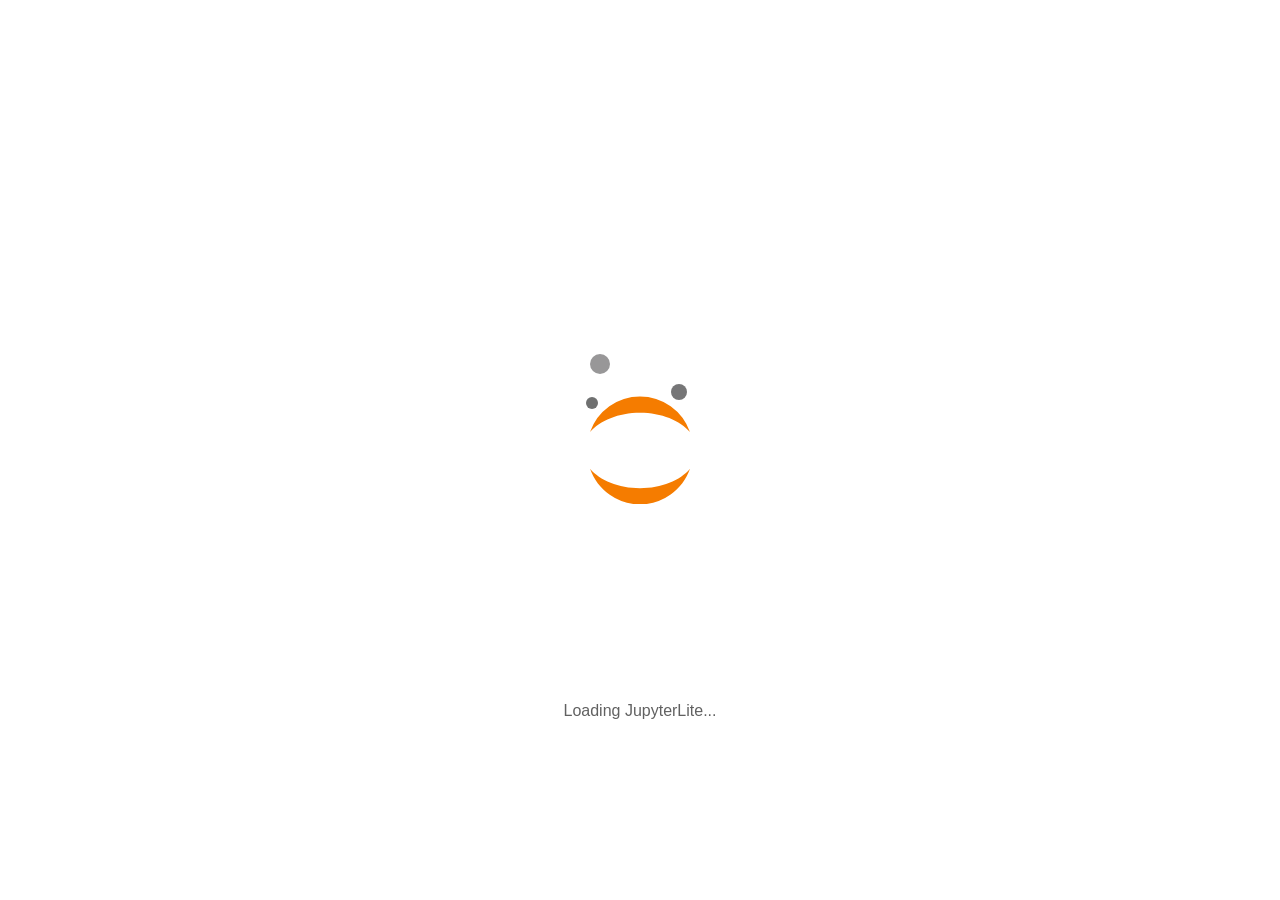
<file: lab/index.html>
<!DOCTYPE html>
<!--
  Copyright (c) Jupyter Development Team.
  Distributed under the terms of the Modified BSD License.
--><html>
<head>
    <title>JupyterLite</title>
    <meta charset="utf-8">
    <meta name="viewport" content="width=device-width, initial-scale=1">
    <meta name="Description" content="WASM powered Jupyter running in the browser.">
    <link rel="manifest" href="../manifest.webmanifest">
    <link id="jupyter-lite-main" rel="preload" href="../build/lab/bundle.js?_=b59f39e" main="index" as="script">
    <script id="jupyter-config-data" type="application/json" data-jupyter-lite-root="..">
      {}
    </script>
    <script>
      (async function () {
        const { pathname, origin, search, hash } = window.location;
        if (pathname.match(/(index.html|\/?)$/) == null) {
          window.location.href = `${origin}${pathname}/${search}${hash}`;
          return;
        }
        await import(
          '../config-utils.js?_=b59f39e'
        );
      }.call(this));
    </script>
    <style>
      body {
        margin: 0;
        padding: 0;
        transition: background-color 0.3s ease;
      }

      body {
        background-color: #fff;
        color: #000;
      }

      body.jp-mod-dark {
        background-color: #111;
        color: #fff;
      }

      /*
       * Loading indicator that mirrors JupyterLab's splash screen visual
       * design for a clean transition. The SVG, orbit dimensions, planet
       * sizes, and planet colors below are adapted from:
       * https://github.com/jupyterlab/jupyterlab/blob/main/packages/apputils-extension/style/splash.css
       */

      #jupyterlite-loading-indicator {
        z-index: 1000;
        position: fixed;
        overflow: hidden;
        width: 100%;
        height: 100%;
        opacity: 0;
        transition: opacity 0.5s ease-out;
        display: none;
        background-color: white;
      }

      body.jp-mod-dark #jupyterlite-loading-indicator {
        background-color: #212121;
      }

      #jupyterlite-loading-indicator.hidden {
        animation: jupyterlite-fade-out 0.5s ease-out forwards;
        pointer-events: none;
      }

      #jupyterlite-loading-indicator:not(.hidden) {
        opacity: 1;
        display: block;
      }

      #jupyterlite-galaxy {
        position: relative;
        width: 100%;
        height: 100%;
      }

      #jupyterlite-main-logo {
        display: flex;
        align-items: center;
        justify-content: center;
        width: 100%;
        height: 100%;
        z-index: 1;
      }

      #jupyterlite-main-logo svg {
        width: 100px;
        height: auto;
      }

      .jupyterlite-moon {
        position: absolute;
        top: 50%;
        left: 50%;
        border-radius: 50%;
      }

      #jupyterlite-moon1 {
        width: 200px;
        height: 140px;
        margin-top: -53px;
        margin-left: -54px;
        animation: jupyterlite-orbit 2s linear infinite;
      }

      #jupyterlite-moon2 {
        width: 132px;
        height: 180px;
        margin-top: -66px;
        margin-left: -85px;
        animation: jupyterlite-orbit 2.5s linear infinite reverse;
      }

      #jupyterlite-moon3 {
        width: 220px;
        height: 166px;
        margin-top: -96px;
        margin-left: -50px;
        animation: jupyterlite-orbit 3s linear infinite;
      }

      .jupyterlite-planet {
        border-radius: 50%;
      }

      #jupyterlite-moon1 .jupyterlite-planet {
        width: 12px;
        height: 12px;
      }

      #jupyterlite-moon2 .jupyterlite-planet {
        width: 16px;
        height: 16px;
        float: right;
      }

      #jupyterlite-moon3 .jupyterlite-planet {
        width: 20px;
        height: 20px;
      }

      /* Light theme planet colors */
      #jupyterlite-moon1 .jupyterlite-planet {
        background-color: #6f7070;
      }

      #jupyterlite-moon2 .jupyterlite-planet {
        background-color: #767677;
      }

      #jupyterlite-moon3 .jupyterlite-planet {
        background-color: #989798;
      }

      /* Dark theme planet colors */
      body.jp-mod-dark #jupyterlite-moon1 .jupyterlite-planet,
      body.jp-mod-dark #jupyterlite-moon2 .jupyterlite-planet,
      body.jp-mod-dark #jupyterlite-moon3 .jupyterlite-planet {
        background-color: white;
      }

      @keyframes jupyterlite-orbit {
        0%   { transform: rotateZ(0deg); }
        100% { transform: rotateZ(-720deg); }
      }

      @keyframes jupyterlite-fade-out {
        0%   { opacity: 1; }
        100% { opacity: 0; }
      }

      .jupyterlite-loading-indicator-text {
        position: absolute;
        bottom: 20%;
        left: 50%;
        transform: translateX(-50%);
        font-family: -apple-system, BlinkMacSystemFont, 'Segoe UI', Helvetica, Arial, sans-serif;
        font-size: 16px;
        color: #616161;
      }

      body.jp-mod-dark .jupyterlite-loading-indicator-text {
        color: #bdbdbd;
      }
    </style>
  <style>
/* Couleurs de code proches du thème clair de Colab. */
body {
  --jp-mirror-editor-keyword-color: #af00db !important;
  --jp-mirror-editor-def-color: #795e26 !important;
  --jp-mirror-editor-builtin-color: #795e26 !important;
  --jp-mirror-editor-string-color: #a31515 !important;
  --jp-mirror-editor-string-2-color: #a31515 !important;
  --jp-mirror-editor-number-color: #098658 !important;
  --jp-mirror-editor-comment-color: #008000 !important;
  --jp-mirror-editor-operator-color: #000000 !important;
  --jp-mirror-editor-variable-color: #001080 !important;
  --jp-mirror-editor-variable-2-color: #001080 !important;
  --jp-mirror-editor-property-color: #001080 !important;
  --jp-mirror-editor-atom-color: #0000ff !important;
  --jp-code-font-size: 14px !important;
}
</style>
</head>
  <body class="jp-ThemedContainer" data-notebook="lab">
    <div id="jupyterlite-loading-indicator" class="hidden">
      <div id="jupyterlite-galaxy">
        <div id="jupyterlite-main-logo">
          <!-- Jupyter planet logo from @jupyterlab/ui-components jupyter-favicon.svg -->
          <svg xmlns="http://www.w3.org/2000/svg" width="152" height="165" viewBox="0 0 152 165">
            <path fill="#F37726" class="jp-jupyter-icon-color" d="M76.021 140.163c-32.64 0-61.145-11.927-75.942-29.58 5.51 15.84 15.781 29.567 29.39 39.278a80.17 80.17 0 0 0 46.57 14.929 80.17 80.17 0 0 0 46.57-14.929c13.61-9.711 23.88-23.437 29.391-39.278-14.833 17.653-43.338 29.58-75.979 29.58m-.005-114.832c32.64 0 61.146 11.927 75.943 29.58a80.9 80.9 0 0 0-29.391-39.278A80.16 80.16 0 0 0 75.998.705a80.16 80.16 0 0 0-46.57 14.928A80.9 80.9 0 0 0 .038 54.912c14.832-17.617 43.338-29.58 75.978-29.58" />
          </svg>
        </div>
        <div id="jupyterlite-moon1" class="jupyterlite-moon">
          <div class="jupyterlite-planet"></div>
        </div>
        <div id="jupyterlite-moon2" class="jupyterlite-moon">
          <div class="jupyterlite-planet"></div>
        </div>
        <div id="jupyterlite-moon3" class="jupyterlite-moon">
          <div class="jupyterlite-planet"></div>
        </div>
      </div>
      <div class="jupyterlite-loading-indicator-text">Loading JupyterLite...</div>
    </div>
    <noscript>
      <div style="text-align: center; padding: 20px;">
          JupyterLite requires JavaScript to be enabled in your browser.
      </div>
    </noscript>
  

</body></html>
</file>
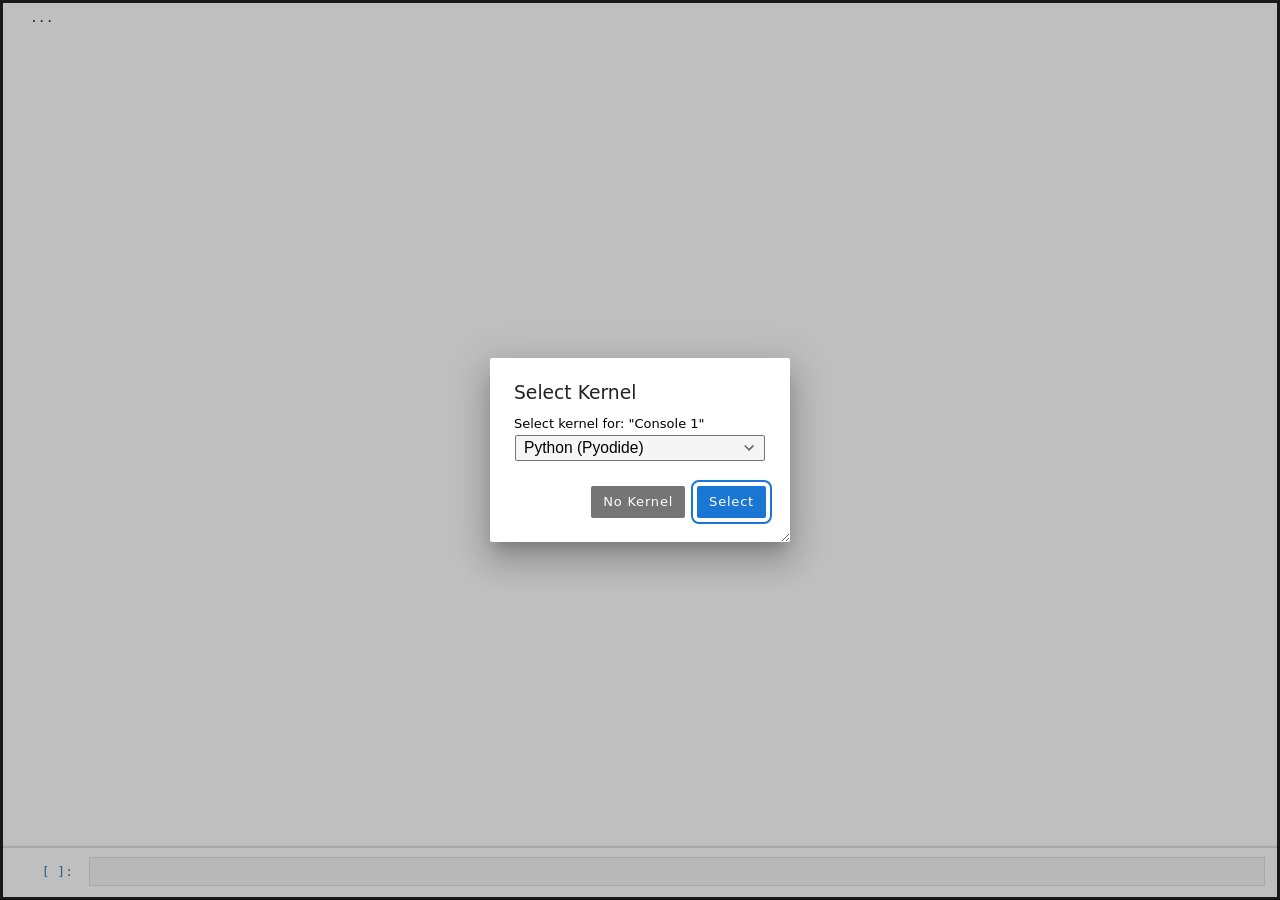
<file: repl/index.html>
<!DOCTYPE html>
<!--
  Copyright (c) Jupyter Development Team.
  Distributed under the terms of the Modified BSD License.
--><html>
<head>
    <title>REPLite</title>
    <meta charset="utf-8">
    <meta name="viewport" content="width=device-width, initial-scale=1">
    <meta name="Description" content="WASM powered Jupyter running in the browser.">
    <link rel="manifest" href="../manifest.webmanifest">
    <link id="jupyter-lite-main" rel="preload" href="../build/repl/bundle.js?_=7c5c818" main="index" as="script">
    <script id="jupyter-config-data" type="application/json" data-jupyter-lite-root="..">
      {}
    </script>
    <script>
      (async function () {
        const { pathname, origin, search, hash } = window.location;
        if (pathname.match(/(index.html|\/?)$/) == null) {
          window.location.href = `${origin}${pathname}/${search}${hash}`;
          return;
        }
        await import(
          '../config-utils.js?_=7c5c818'
        );
      }.call(this));
    </script>
    <style>
      body {
        margin: 0;
        padding: 0;
        transition: background-color 0.3s ease;
      }

      body {
        background-color: #fff;
        color: #000;
      }

      body.jp-mod-dark {
        background-color: #111;
        color: #fff;
      }

      /*
       * Loading indicator that mirrors JupyterLab's splash screen visual
       * design for a clean transition. The SVG, orbit dimensions, planet
       * sizes, and planet colors below are adapted from:
       * https://github.com/jupyterlab/jupyterlab/blob/main/packages/apputils-extension/style/splash.css
       */

      #jupyterlite-loading-indicator {
        z-index: 1000;
        position: fixed;
        overflow: hidden;
        width: 100%;
        height: 100%;
        opacity: 0;
        transition: opacity 0.5s ease-out;
        display: none;
        background-color: white;
      }

      body.jp-mod-dark #jupyterlite-loading-indicator {
        background-color: #212121;
      }

      #jupyterlite-loading-indicator.hidden {
        animation: jupyterlite-fade-out 0.5s ease-out forwards;
        pointer-events: none;
      }

      #jupyterlite-loading-indicator:not(.hidden) {
        opacity: 1;
        display: block;
      }

      #jupyterlite-galaxy {
        position: relative;
        width: 100%;
        height: 100%;
      }

      #jupyterlite-main-logo {
        display: flex;
        align-items: center;
        justify-content: center;
        width: 100%;
        height: 100%;
        z-index: 1;
      }

      #jupyterlite-main-logo svg {
        width: 100px;
        height: auto;
      }

      .jupyterlite-moon {
        position: absolute;
        top: 50%;
        left: 50%;
        border-radius: 50%;
      }

      #jupyterlite-moon1 {
        width: 200px;
        height: 140px;
        margin-top: -53px;
        margin-left: -54px;
        animation: jupyterlite-orbit 2s linear infinite;
      }

      #jupyterlite-moon2 {
        width: 132px;
        height: 180px;
        margin-top: -66px;
        margin-left: -85px;
        animation: jupyterlite-orbit 2.5s linear infinite reverse;
      }

      #jupyterlite-moon3 {
        width: 220px;
        height: 166px;
        margin-top: -96px;
        margin-left: -50px;
        animation: jupyterlite-orbit 3s linear infinite;
      }

      .jupyterlite-planet {
        border-radius: 50%;
      }

      #jupyterlite-moon1 .jupyterlite-planet {
        width: 12px;
        height: 12px;
      }

      #jupyterlite-moon2 .jupyterlite-planet {
        width: 16px;
        height: 16px;
        float: right;
      }

      #jupyterlite-moon3 .jupyterlite-planet {
        width: 20px;
        height: 20px;
      }

      /* Light theme planet colors */
      #jupyterlite-moon1 .jupyterlite-planet {
        background-color: #6f7070;
      }

      #jupyterlite-moon2 .jupyterlite-planet {
        background-color: #767677;
      }

      #jupyterlite-moon3 .jupyterlite-planet {
        background-color: #989798;
      }

      /* Dark theme planet colors */
      body.jp-mod-dark #jupyterlite-moon1 .jupyterlite-planet,
      body.jp-mod-dark #jupyterlite-moon2 .jupyterlite-planet,
      body.jp-mod-dark #jupyterlite-moon3 .jupyterlite-planet {
        background-color: white;
      }

      @keyframes jupyterlite-orbit {
        0%   { transform: rotateZ(0deg); }
        100% { transform: rotateZ(-720deg); }
      }

      @keyframes jupyterlite-fade-out {
        0%   { opacity: 1; }
        100% { opacity: 0; }
      }

      .jupyterlite-loading-indicator-text {
        position: absolute;
        bottom: 20%;
        left: 50%;
        transform: translateX(-50%);
        font-family: -apple-system, BlinkMacSystemFont, 'Segoe UI', Helvetica, Arial, sans-serif;
        font-size: 16px;
        color: #616161;
      }

      body.jp-mod-dark .jupyterlite-loading-indicator-text {
        color: #bdbdbd;
      }
    </style>
  </head>
  <body class="jp-ThemedContainer" data-notebook="repl">
    <div id="jupyterlite-loading-indicator" class="hidden">
      <div id="jupyterlite-galaxy">
        <div id="jupyterlite-main-logo">
          <!-- Jupyter planet logo from @jupyterlab/ui-components jupyter-favicon.svg -->
          <svg xmlns="http://www.w3.org/2000/svg" width="152" height="165" viewBox="0 0 152 165">
            <path fill="#F37726" class="jp-jupyter-icon-color" d="M76.021 140.163c-32.64 0-61.145-11.927-75.942-29.58 5.51 15.84 15.781 29.567 29.39 39.278a80.17 80.17 0 0 0 46.57 14.929 80.17 80.17 0 0 0 46.57-14.929c13.61-9.711 23.88-23.437 29.391-39.278-14.833 17.653-43.338 29.58-75.979 29.58m-.005-114.832c32.64 0 61.146 11.927 75.943 29.58a80.9 80.9 0 0 0-29.391-39.278A80.16 80.16 0 0 0 75.998.705a80.16 80.16 0 0 0-46.57 14.928A80.9 80.9 0 0 0 .038 54.912c14.832-17.617 43.338-29.58 75.978-29.58" />
          </svg>
        </div>
        <div id="jupyterlite-moon1" class="jupyterlite-moon">
          <div class="jupyterlite-planet"></div>
        </div>
        <div id="jupyterlite-moon2" class="jupyterlite-moon">
          <div class="jupyterlite-planet"></div>
        </div>
        <div id="jupyterlite-moon3" class="jupyterlite-moon">
          <div class="jupyterlite-planet"></div>
        </div>
      </div>
      <div class="jupyterlite-loading-indicator-text">Loading JupyterLite...</div>
    </div>
    <noscript>
      <div style="text-align: center; padding: 20px;">
          JupyterLite requires JavaScript to be enabled in your browser.
      </div>
    </noscript>
  

</body></html>
</file>
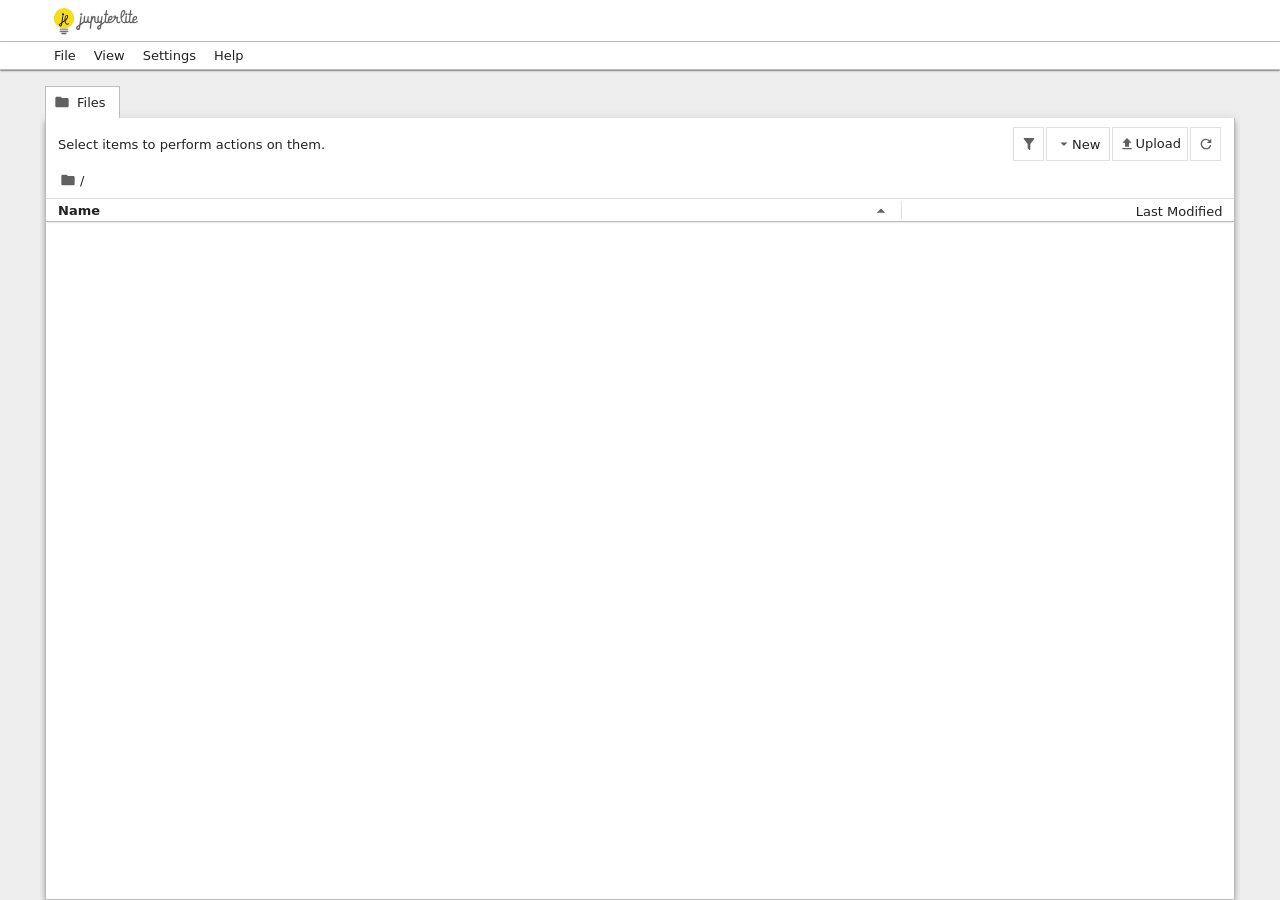
<file: tree/index.html>
<!DOCTYPE html>
<!--
  Copyright (c) Jupyter Development Team.
  Distributed under the terms of the Modified BSD License.
--><html>
<head>
    <title>Jupyter Notebook - Tree</title>
    <meta charset="utf-8">
    <meta name="viewport" content="width=device-width, initial-scale=1">
    <meta name="Description" content="WASM powered Jupyter running in the browser.">
    <link rel="manifest" href="../manifest.webmanifest">
    <link id="jupyter-lite-main" rel="preload" href="../build/tree/bundle.js?_=972d001" main="index" as="script">
    <script id="jupyter-config-data" type="application/json" data-jupyter-lite-root="..">
      {}
    </script>
    <script>
      (async function () {
        const { pathname, origin, search, hash } = window.location;
        if (pathname.match(/(index.html|\/?)$/) == null) {
          window.location.href = `${origin}${pathname}/${search}${hash}`;
          return;
        }
        await import(
          '../config-utils.js?_=972d001'
        );
      }.call(this));
    </script>
    <style>
      body {
        margin: 0;
        padding: 0;
        transition: background-color 0.3s ease;
      }

      body {
        background-color: #fff;
        color: #000;
      }

      body.jp-mod-dark {
        background-color: #111;
        color: #fff;
      }

      /*
       * Loading indicator that mirrors JupyterLab's splash screen visual
       * design for a clean transition. The SVG, orbit dimensions, planet
       * sizes, and planet colors below are adapted from:
       * https://github.com/jupyterlab/jupyterlab/blob/main/packages/apputils-extension/style/splash.css
       */

      #jupyterlite-loading-indicator {
        z-index: 1000;
        position: fixed;
        overflow: hidden;
        width: 100%;
        height: 100%;
        opacity: 0;
        transition: opacity 0.5s ease-out;
        display: none;
        background-color: white;
      }

      body.jp-mod-dark #jupyterlite-loading-indicator {
        background-color: #212121;
      }

      #jupyterlite-loading-indicator.hidden {
        animation: jupyterlite-fade-out 0.5s ease-out forwards;
        pointer-events: none;
      }

      #jupyterlite-loading-indicator:not(.hidden) {
        opacity: 1;
        display: block;
      }

      #jupyterlite-galaxy {
        position: relative;
        width: 100%;
        height: 100%;
      }

      #jupyterlite-main-logo {
        display: flex;
        align-items: center;
        justify-content: center;
        width: 100%;
        height: 100%;
        z-index: 1;
      }

      #jupyterlite-main-logo svg {
        width: 100px;
        height: auto;
      }

      .jupyterlite-moon {
        position: absolute;
        top: 50%;
        left: 50%;
        border-radius: 50%;
      }

      #jupyterlite-moon1 {
        width: 200px;
        height: 140px;
        margin-top: -53px;
        margin-left: -54px;
        animation: jupyterlite-orbit 2s linear infinite;
      }

      #jupyterlite-moon2 {
        width: 132px;
        height: 180px;
        margin-top: -66px;
        margin-left: -85px;
        animation: jupyterlite-orbit 2.5s linear infinite reverse;
      }

      #jupyterlite-moon3 {
        width: 220px;
        height: 166px;
        margin-top: -96px;
        margin-left: -50px;
        animation: jupyterlite-orbit 3s linear infinite;
      }

      .jupyterlite-planet {
        border-radius: 50%;
      }

      #jupyterlite-moon1 .jupyterlite-planet {
        width: 12px;
        height: 12px;
      }

      #jupyterlite-moon2 .jupyterlite-planet {
        width: 16px;
        height: 16px;
        float: right;
      }

      #jupyterlite-moon3 .jupyterlite-planet {
        width: 20px;
        height: 20px;
      }

      /* Light theme planet colors */
      #jupyterlite-moon1 .jupyterlite-planet {
        background-color: #6f7070;
      }

      #jupyterlite-moon2 .jupyterlite-planet {
        background-color: #767677;
      }

      #jupyterlite-moon3 .jupyterlite-planet {
        background-color: #989798;
      }

      /* Dark theme planet colors */
      body.jp-mod-dark #jupyterlite-moon1 .jupyterlite-planet,
      body.jp-mod-dark #jupyterlite-moon2 .jupyterlite-planet,
      body.jp-mod-dark #jupyterlite-moon3 .jupyterlite-planet {
        background-color: white;
      }

      @keyframes jupyterlite-orbit {
        0%   { transform: rotateZ(0deg); }
        100% { transform: rotateZ(-720deg); }
      }

      @keyframes jupyterlite-fade-out {
        0%   { opacity: 1; }
        100% { opacity: 0; }
      }

      .jupyterlite-loading-indicator-text {
        position: absolute;
        bottom: 20%;
        left: 50%;
        transform: translateX(-50%);
        font-family: -apple-system, BlinkMacSystemFont, 'Segoe UI', Helvetica, Arial, sans-serif;
        font-size: 16px;
        color: #616161;
      }

      body.jp-mod-dark .jupyterlite-loading-indicator-text {
        color: #bdbdbd;
      }
    </style>
  </head>
<body>
</body></html>
</file>
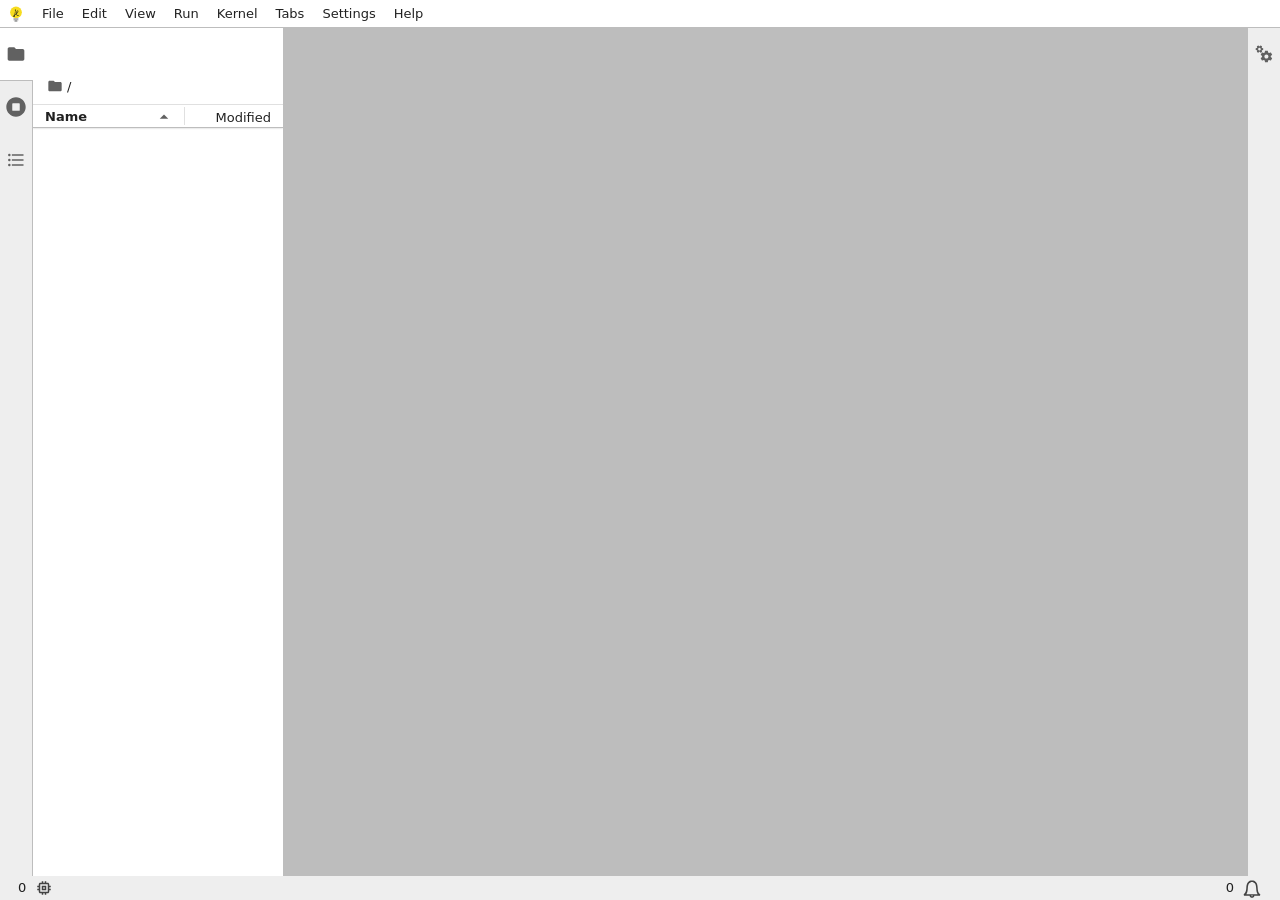
<file: lab/tree/index.html>
<!DOCTYPE html>
<!--
  Copyright (c) Jupyter Development Team.
  Distributed under the terms of the Modified BSD License.
-->
<html>
  <head>
    <script>
      // redirect to /lab by default
      (function () {
        window.location.href = window.location.href.replace(
          /(\/tree\/(index\.html)?)/,
          '/index.html'
        );
      }.call(this));
    </script>
  </head>
</html>
</file>
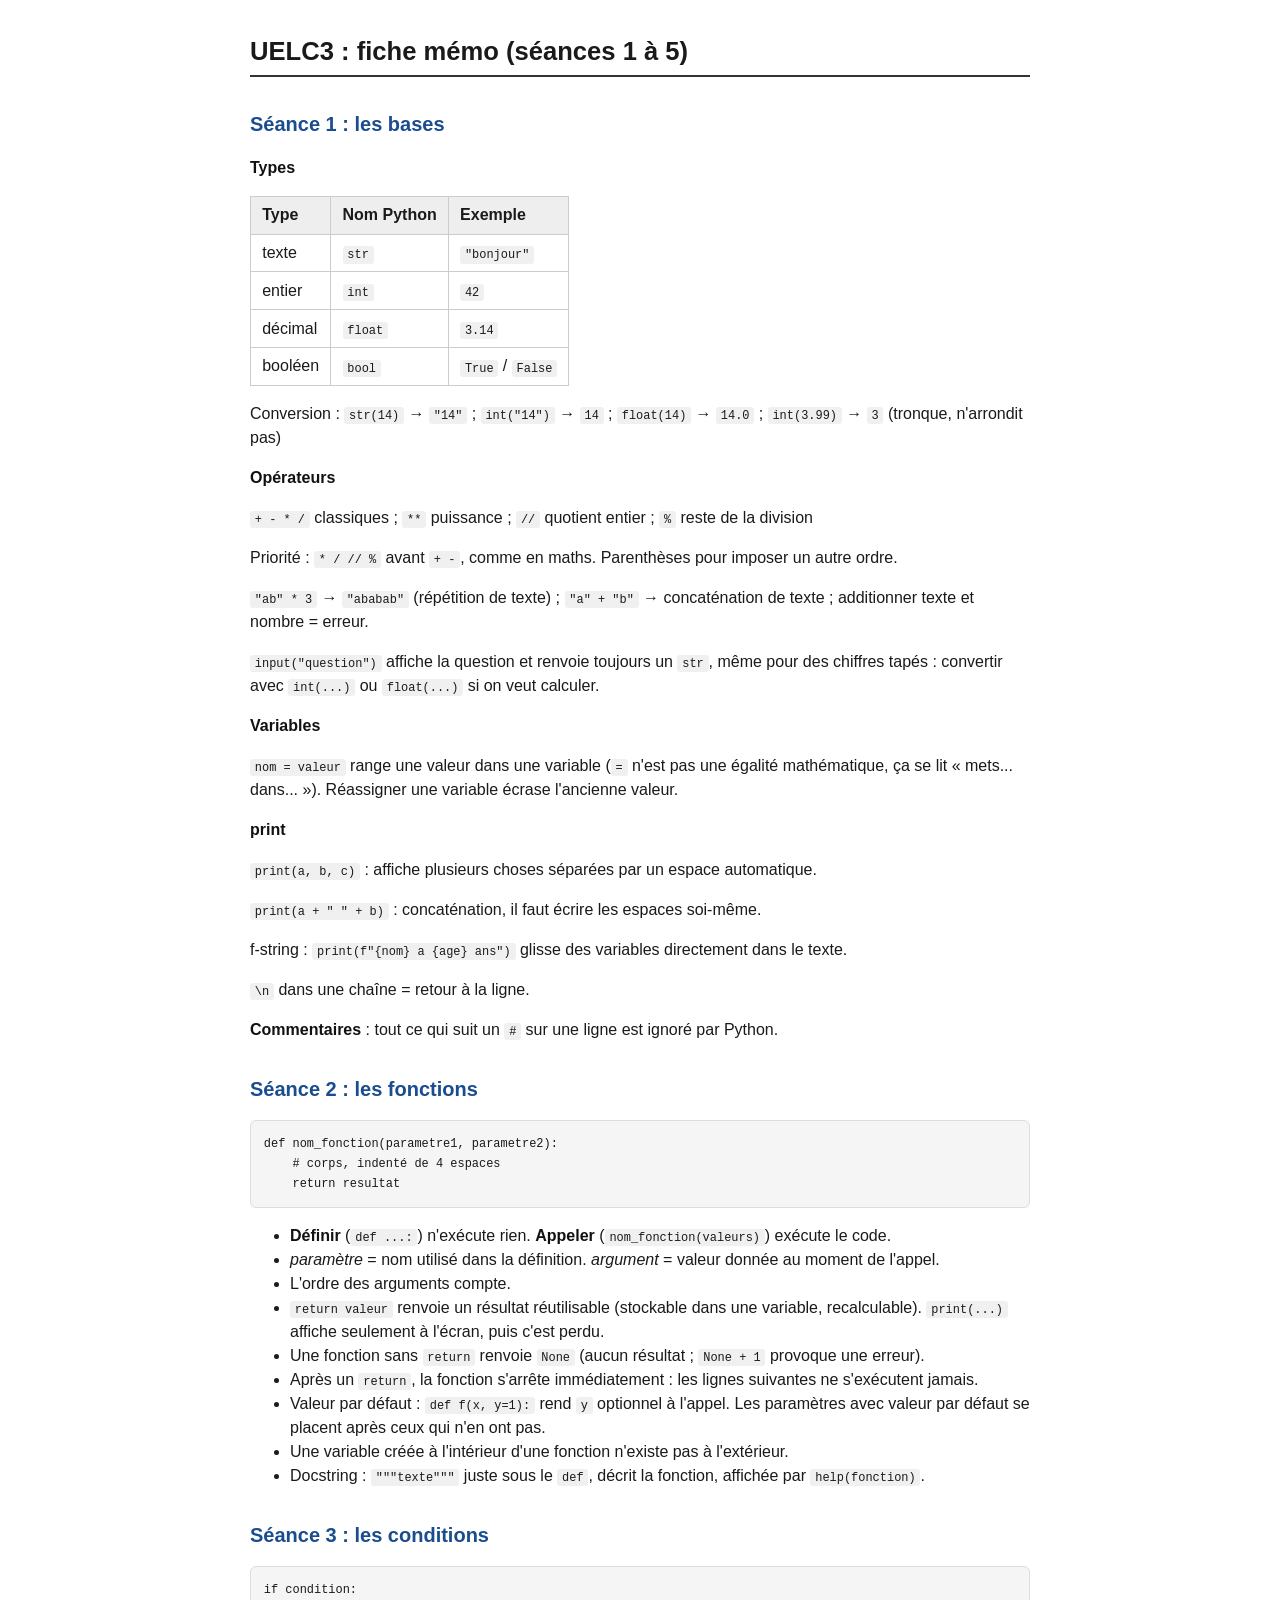
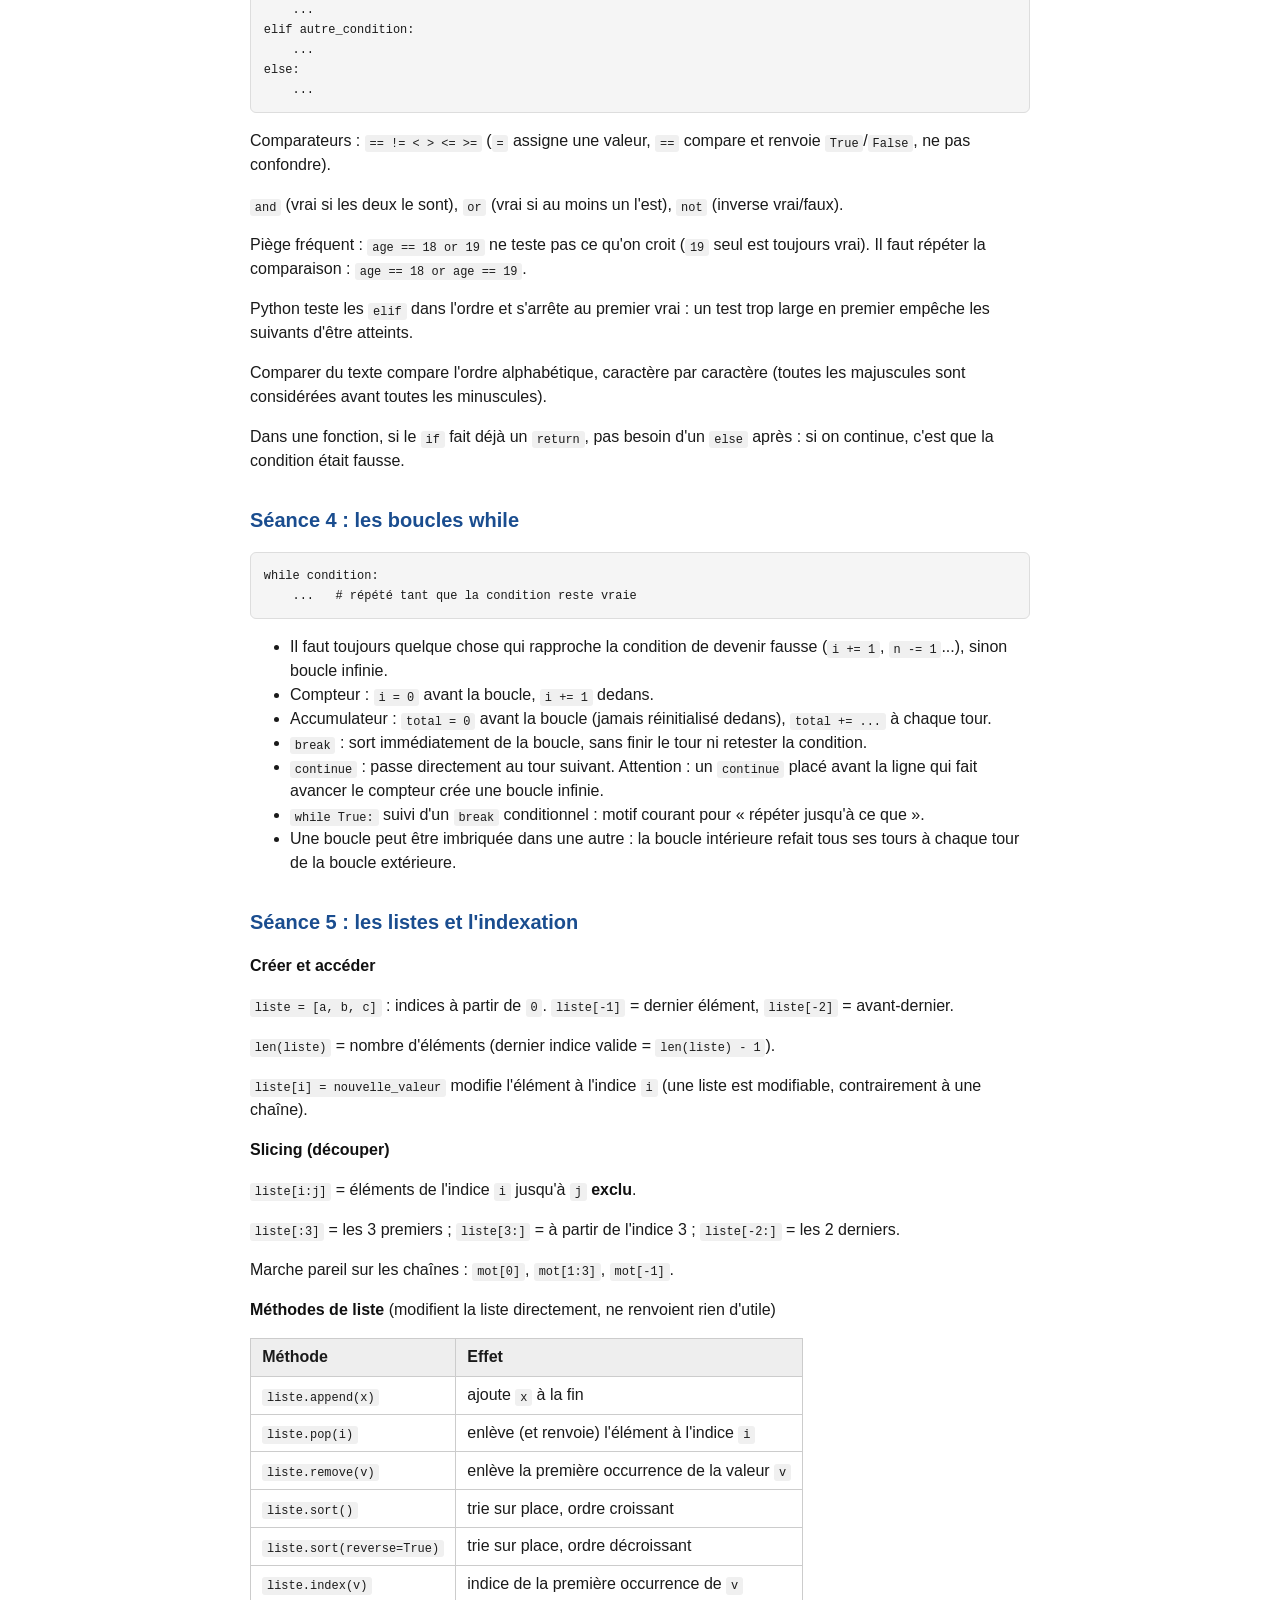
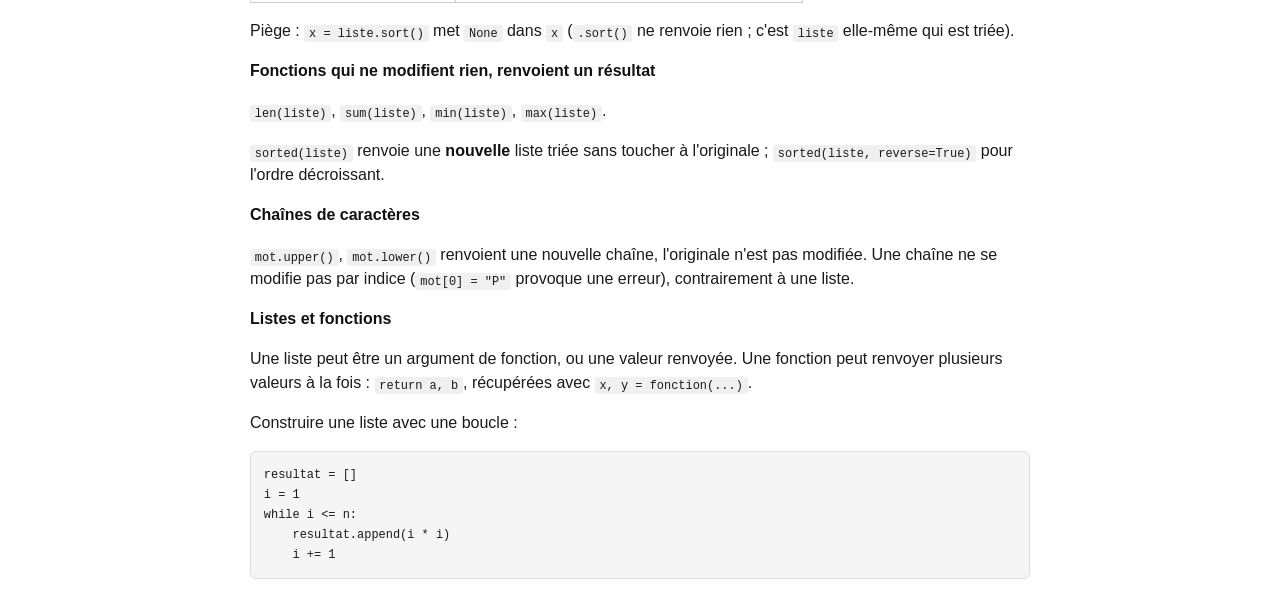
<file: fiche-memo.html>
<!DOCTYPE html>
<html lang="fr">
<head>
<meta charset="utf-8">
<meta name="viewport" content="width=device-width, initial-scale=1">
<title>UELC3 : fiche memo</title>
<style>
  body { font-family: -apple-system, Segoe UI, Arial, sans-serif; max-width: 780px; margin: 2rem auto; padding: 0 1rem; line-height: 1.5; color: #1a1a1a; }
  h1 { font-size: 1.6rem; border-bottom: 2px solid #333; padding-bottom: 0.3rem; }
  h2 { font-size: 1.25rem; margin-top: 2rem; color: #1a4d8f; }
  code { background: #f0f0f0; padding: 0.1rem 0.3rem; border-radius: 3px; font-size: 0.92em; }
  pre { background: #f5f5f5; padding: 0.8rem; border-radius: 6px; overflow-x: auto; border: 1px solid #ddd; }
  pre code { background: none; padding: 0; }
  table { border-collapse: collapse; margin: 0.8rem 0; }
  th, td { border: 1px solid #ccc; padding: 0.4rem 0.7rem; text-align: left; }
  th { background: #eee; }
  strong { color: #111; }
  @media print {
    body { margin: 0; max-width: none; }
  }
</style>
</head>
<body>
<h1>UELC3 : fiche mémo (séances 1 à 5)</h1>
<h2>Séance 1 : les bases</h2>
<p><strong>Types</strong></p>
<table>
<thead>
<tr>
<th>Type</th>
<th>Nom Python</th>
<th>Exemple</th>
</tr>
</thead>
<tbody>
<tr>
<td>texte</td>
<td><code>str</code></td>
<td><code>"bonjour"</code></td>
</tr>
<tr>
<td>entier</td>
<td><code>int</code></td>
<td><code>42</code></td>
</tr>
<tr>
<td>décimal</td>
<td><code>float</code></td>
<td><code>3.14</code></td>
</tr>
<tr>
<td>booléen</td>
<td><code>bool</code></td>
<td><code>True</code> / <code>False</code></td>
</tr>
</tbody>
</table>
<p>Conversion : <code>str(14)</code> → <code>"14"</code> ; <code>int("14")</code> → <code>14</code> ; <code>float(14)</code> → <code>14.0</code> ; <code>int(3.99)</code> → <code>3</code> (tronque, n'arrondit pas)</p>
<p><strong>Opérateurs</strong></p>
<p><code>+ - * /</code> classiques ; <code>**</code> puissance ; <code>//</code> quotient entier ; <code>%</code> reste de la division</p>
<p>Priorité : <code>* / // %</code> avant <code>+ -</code>, comme en maths. Parenthèses pour imposer un autre ordre.</p>
<p><code>"ab" * 3</code> → <code>"ababab"</code> (répétition de texte) ; <code>"a" + "b"</code> → concaténation de texte ; additionner texte et nombre = erreur.</p>
<p><code>input("question")</code> affiche la question et renvoie toujours un <code>str</code>, même pour des chiffres tapés : convertir avec <code>int(...)</code> ou <code>float(...)</code> si on veut calculer.</p>
<p><strong>Variables</strong></p>
<p><code>nom = valeur</code> range une valeur dans une variable (<code>=</code> n'est pas une égalité mathématique, ça se lit « mets... dans... »). Réassigner une variable écrase l'ancienne valeur.</p>
<p><strong>print</strong></p>
<p><code>print(a, b, c)</code> : affiche plusieurs choses séparées par un espace automatique.</p>
<p><code>print(a + " " + b)</code> : concaténation, il faut écrire les espaces soi-même.</p>
<p>f-string : <code>print(f"{nom} a {age} ans")</code> glisse des variables directement dans le texte.</p>
<p><code>\n</code> dans une chaîne = retour à la ligne.</p>
<p><strong>Commentaires</strong> : tout ce qui suit un <code>#</code> sur une ligne est ignoré par Python.</p>
<h2>Séance 2 : les fonctions</h2>
<pre><code class="language-python">def nom_fonction(parametre1, parametre2):
    # corps, indenté de 4 espaces
    return resultat
</code></pre>
<ul>
<li><strong>Définir</strong> (<code>def ...:</code>) n'exécute rien. <strong>Appeler</strong> (<code>nom_fonction(valeurs)</code>) exécute le code.</li>
<li><em>paramètre</em> = nom utilisé dans la définition. <em>argument</em> = valeur donnée au moment de l'appel.</li>
<li>L'ordre des arguments compte.</li>
<li><code>return valeur</code> renvoie un résultat réutilisable (stockable dans une variable, recalculable). <code>print(...)</code> affiche seulement à l'écran, puis c'est perdu.</li>
<li>Une fonction sans <code>return</code> renvoie <code>None</code> (aucun résultat ; <code>None + 1</code> provoque une erreur).</li>
<li>Après un <code>return</code>, la fonction s'arrête immédiatement : les lignes suivantes ne s'exécutent jamais.</li>
<li>Valeur par défaut : <code>def f(x, y=1):</code> rend <code>y</code> optionnel à l'appel. Les paramètres avec valeur par défaut se placent après ceux qui n'en ont pas.</li>
<li>Une variable créée à l'intérieur d'une fonction n'existe pas à l'extérieur.</li>
<li>Docstring : <code>"""texte"""</code> juste sous le <code>def</code>, décrit la fonction, affichée par <code>help(fonction)</code>.</li>
</ul>
<h2>Séance 3 : les conditions</h2>
<pre><code class="language-python">if condition:
    ...
elif autre_condition:
    ...
else:
    ...
</code></pre>
<p>Comparateurs : <code>== != &lt; &gt; &lt;= &gt;=</code> (<code>=</code> assigne une valeur, <code>==</code> compare et renvoie <code>True</code>/<code>False</code>, ne pas confondre).</p>
<p><code>and</code> (vrai si les deux le sont), <code>or</code> (vrai si au moins un l'est), <code>not</code> (inverse vrai/faux).</p>
<p>Piège fréquent : <code>age == 18 or 19</code> ne teste pas ce qu'on croit (<code>19</code> seul est toujours vrai). Il faut répéter la comparaison : <code>age == 18 or age == 19</code>.</p>
<p>Python teste les <code>elif</code> dans l'ordre et s'arrête au premier vrai : un test trop large en premier empêche les suivants d'être atteints.</p>
<p>Comparer du texte compare l'ordre alphabétique, caractère par caractère (toutes les majuscules sont considérées avant toutes les minuscules).</p>
<p>Dans une fonction, si le <code>if</code> fait déjà un <code>return</code>, pas besoin d'un <code>else</code> après : si on continue, c'est que la condition était fausse.</p>
<h2>Séance 4 : les boucles while</h2>
<pre><code class="language-python">while condition:
    ...   # répété tant que la condition reste vraie
</code></pre>
<ul>
<li>Il faut toujours quelque chose qui rapproche la condition de devenir fausse (<code>i += 1</code>, <code>n -= 1</code>...), sinon boucle infinie.</li>
<li>Compteur : <code>i = 0</code> avant la boucle, <code>i += 1</code> dedans.</li>
<li>Accumulateur : <code>total = 0</code> avant la boucle (jamais réinitialisé dedans), <code>total += ...</code> à chaque tour.</li>
<li><code>break</code> : sort immédiatement de la boucle, sans finir le tour ni retester la condition.</li>
<li><code>continue</code> : passe directement au tour suivant. Attention : un <code>continue</code> placé avant la ligne qui fait avancer le compteur crée une boucle infinie.</li>
<li><code>while True:</code> suivi d'un <code>break</code> conditionnel : motif courant pour « répéter jusqu'à ce que ».</li>
<li>Une boucle peut être imbriquée dans une autre : la boucle intérieure refait tous ses tours à chaque tour de la boucle extérieure.</li>
</ul>
<h2>Séance 5 : les listes et l'indexation</h2>
<p><strong>Créer et accéder</strong></p>
<p><code>liste = [a, b, c]</code> : indices à partir de <code>0</code>. <code>liste[-1]</code> = dernier élément, <code>liste[-2]</code> = avant-dernier.</p>
<p><code>len(liste)</code> = nombre d'éléments (dernier indice valide = <code>len(liste) - 1</code>).</p>
<p><code>liste[i] = nouvelle_valeur</code> modifie l'élément à l'indice <code>i</code> (une liste est modifiable, contrairement à une chaîne).</p>
<p><strong>Slicing (découper)</strong></p>
<p><code>liste[i:j]</code> = éléments de l'indice <code>i</code> jusqu'à <code>j</code> <strong>exclu</strong>.</p>
<p><code>liste[:3]</code> = les 3 premiers ; <code>liste[3:]</code> = à partir de l'indice 3 ; <code>liste[-2:]</code> = les 2 derniers.</p>
<p>Marche pareil sur les chaînes : <code>mot[0]</code>, <code>mot[1:3]</code>, <code>mot[-1]</code>.</p>
<p><strong>Méthodes de liste</strong> (modifient la liste directement, ne renvoient rien d'utile)</p>
<table>
<thead>
<tr>
<th>Méthode</th>
<th>Effet</th>
</tr>
</thead>
<tbody>
<tr>
<td><code>liste.append(x)</code></td>
<td>ajoute <code>x</code> à la fin</td>
</tr>
<tr>
<td><code>liste.pop(i)</code></td>
<td>enlève (et renvoie) l'élément à l'indice <code>i</code></td>
</tr>
<tr>
<td><code>liste.remove(v)</code></td>
<td>enlève la première occurrence de la valeur <code>v</code></td>
</tr>
<tr>
<td><code>liste.sort()</code></td>
<td>trie sur place, ordre croissant</td>
</tr>
<tr>
<td><code>liste.sort(reverse=True)</code></td>
<td>trie sur place, ordre décroissant</td>
</tr>
<tr>
<td><code>liste.index(v)</code></td>
<td>indice de la première occurrence de <code>v</code></td>
</tr>
</tbody>
</table>
<p>Piège : <code>x = liste.sort()</code> met <code>None</code> dans <code>x</code> (<code>.sort()</code> ne renvoie rien ; c'est <code>liste</code> elle-même qui est triée).</p>
<p><strong>Fonctions qui ne modifient rien, renvoient un résultat</strong></p>
<p><code>len(liste)</code>, <code>sum(liste)</code>, <code>min(liste)</code>, <code>max(liste)</code>.</p>
<p><code>sorted(liste)</code> renvoie une <strong>nouvelle</strong> liste triée sans toucher à l'originale ; <code>sorted(liste, reverse=True)</code> pour l'ordre décroissant.</p>
<p><strong>Chaînes de caractères</strong></p>
<p><code>mot.upper()</code>, <code>mot.lower()</code> renvoient une nouvelle chaîne, l'originale n'est pas modifiée. Une chaîne ne se modifie pas par indice (<code>mot[0] = "P"</code> provoque une erreur), contrairement à une liste.</p>
<p><strong>Listes et fonctions</strong></p>
<p>Une liste peut être un argument de fonction, ou une valeur renvoyée. Une fonction peut renvoyer plusieurs valeurs à la fois : <code>return a, b</code>, récupérées avec <code>x, y = fonction(...)</code>.</p>
<p>Construire une liste avec une boucle :</p>
<pre><code class="language-python">resultat = []
i = 1
while i &lt;= n:
    resultat.append(i * i)
    i += 1
</code></pre>
</body>
</html>
</file>
